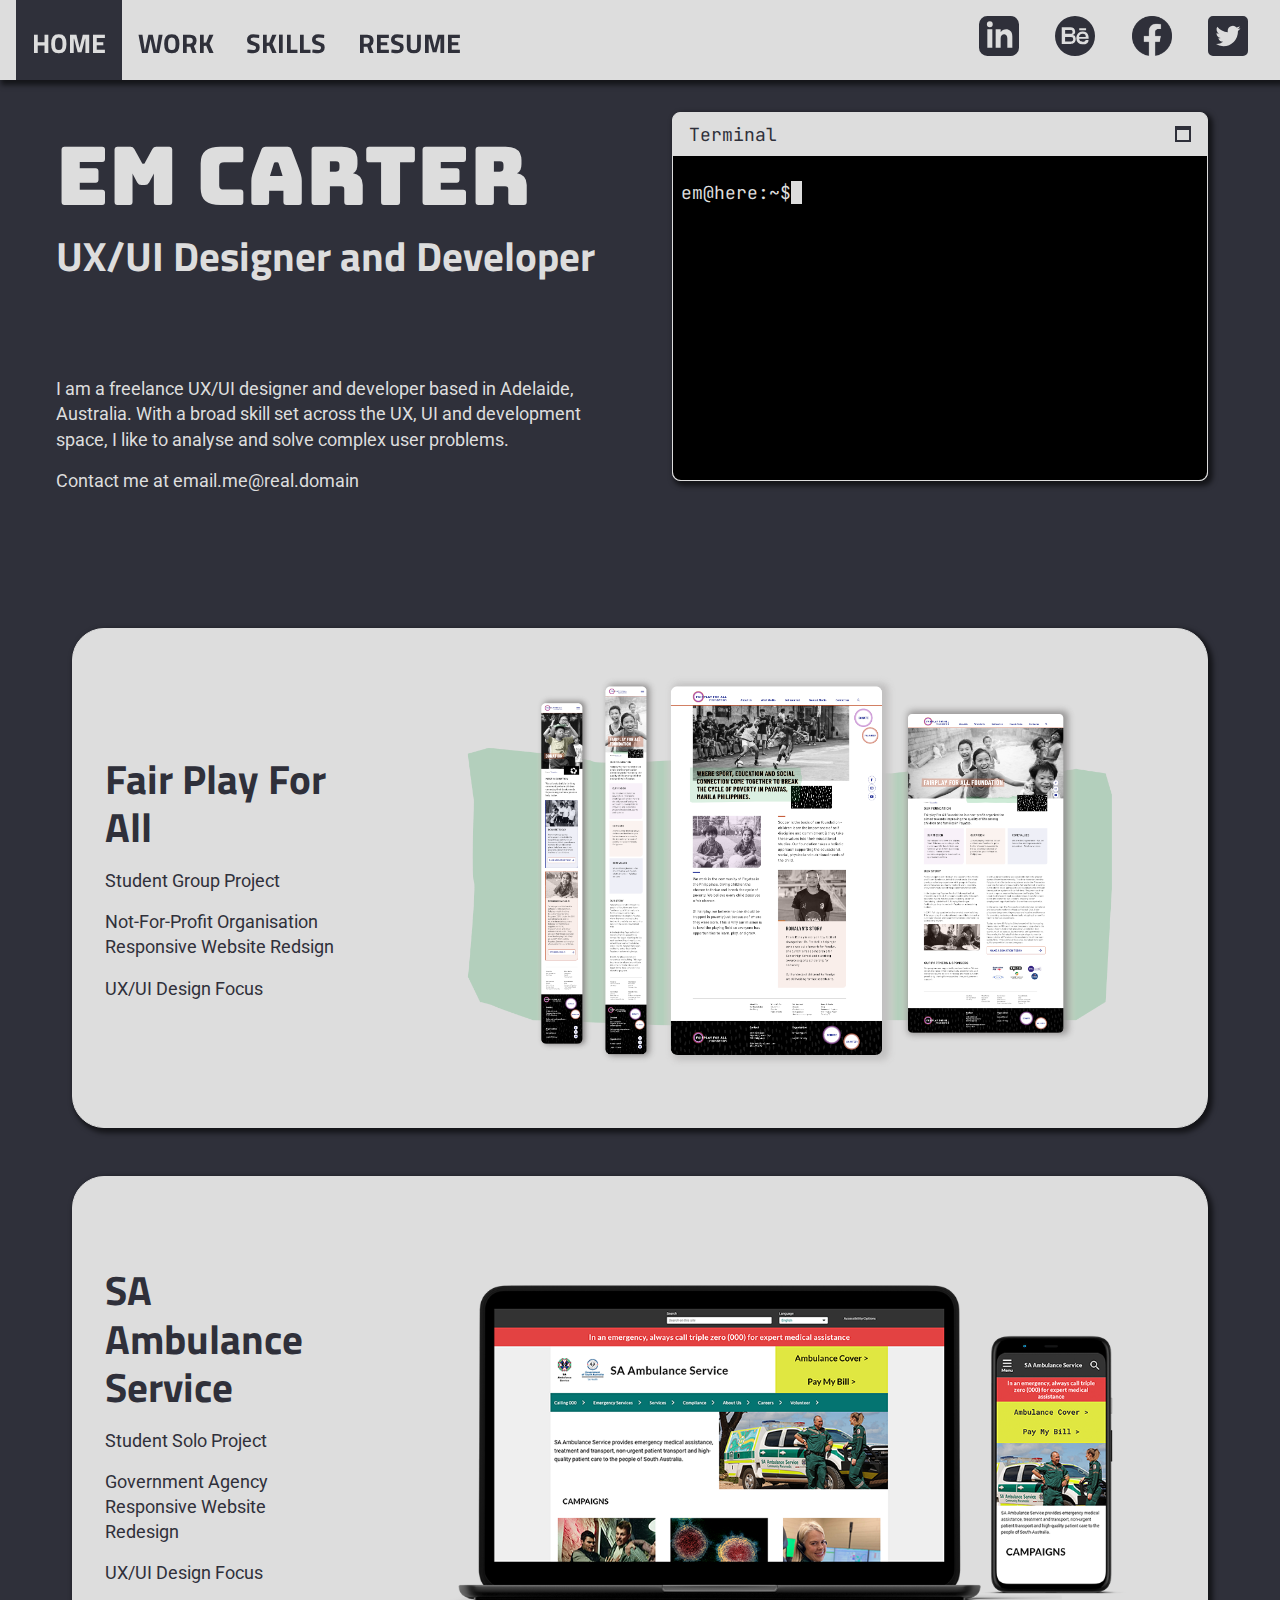
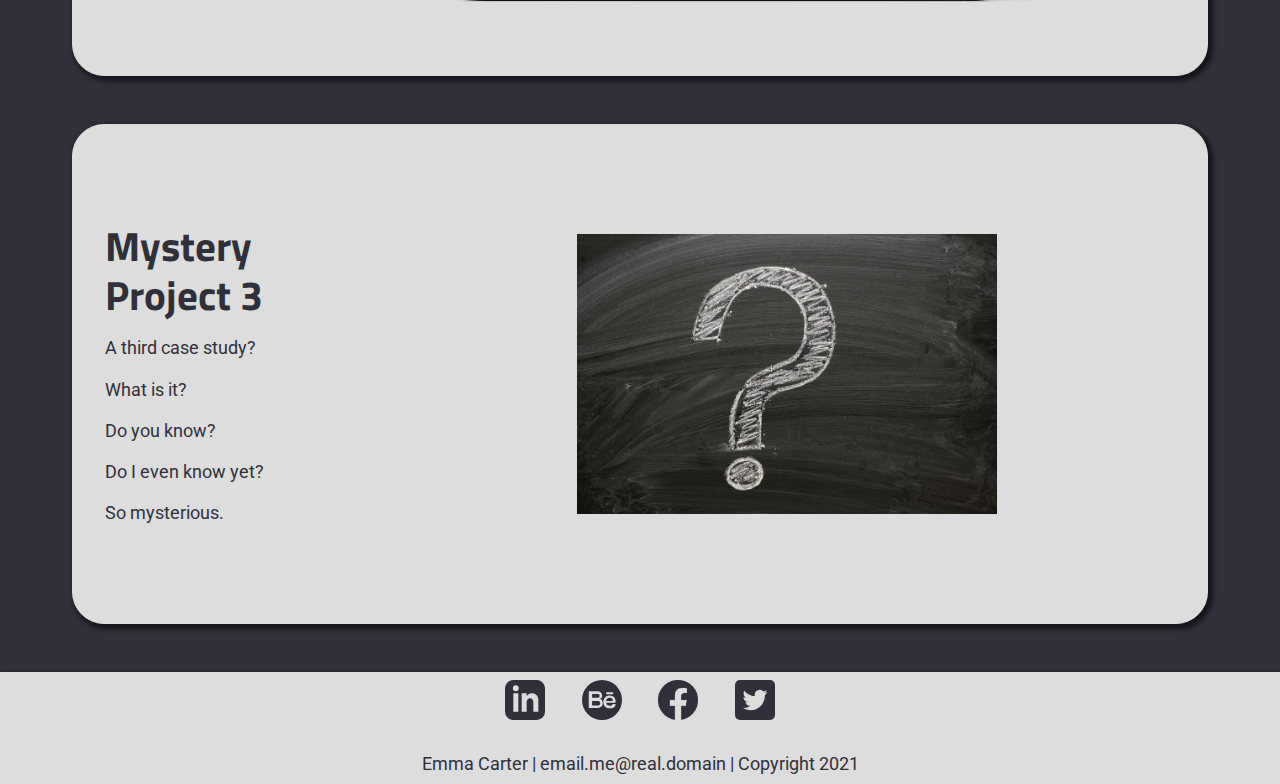
<file: index.html>
<!DOCTYPE html>
<html lang="en">
<head>
    <meta charset="UTF-8">
    <meta name="viewport" content="width=device-width, initial-scale=1.0">
    <meta name="description" content="Software Design and Development porfolio for Emma Carter, Adelaide, SA, Australia based developer and UX/UI designer.">
    <title>Em Carter</title>
    <link href="./styles/defaultStyle.css" rel="stylesheet" type="text/css">
    <link href="./styles/index.css" rel="stylesheet" type="text/css">
    <link rel="shortcut icon" type="image/x-icon" href="./favicon.ico" />
</head>
<body onload="typeThatConsole()">
    <nav>
        <div id="nav_menu">
            <div id="nav_home_button" class="nav_menu_button nav_menu_button_selected">
                <p><a id="scrollToTopLink" href="#">HOME</a></p>
            </div>
            <div id="nav_work_button" class="nav_menu_button nav_menu_button_active"> 
                <p><a href="#work">WORK</a></p>
            </div>
            <div id="nav_skills_button" class="nav_menu_button nav_menu_button_active">
                <p><a href="./skills.html">SKILLS</a></p>
            </div>
            <div id="nav_resume_button" class="nav_menu_button nav_menu_button_active">
                <p><a href="./documents/resume_public.pdf" type="application/pdf" target="_blank" rel="noopener noreferrer">RESUME</a></p>
            </div>
        </div>
        <div id="nav_social_links">
            <a href="https://www.linkedin.com/in/emma-carter-5a4094187/" target="_blank" rel="noopener noreferrer"><img class="social_link" src="./images/linked-in.svg" alt="LinkedIn"></a>
            <img class="social_link" src="./images/behance.svg" alt="Behance">
            <a href="https://www.facebook.com/EmTheUnreliable" target="_blank" rel="noopener noreferrer"><img class="social_link" src="./images/facebook.svg" alt="Facebook"></a>
            <a href="https://twitter.com/EmCMallet" target="_blank" rel="noopener noreferrer"><img class="social_link" src="./images/twitter.svg" alt="Twitter"></a>
        </div>
    </nav>
    <section id="hero_header">
        <div id="logo" class="about_me logo">
            <p>EM CARTER</p>
            <h2 id="tagline">UX/UI Designer and Developer</h2>
        </div>
        <div id="about_me_text" class="about_me">
            <p>I am a freelance UX/UI designer and developer based in Adelaide, Australia. With a broad skill set across the UX, UI and development space, I like to analyse and solve complex user problems. </p>
            <p>Contact me at email.me@real.domain</p>
        </div>
        <div id="hero_terminal_animation" >
            <div id="terminal_window">
                <div id="terminal_task_bar">
                    <div><p>Terminal<span id="interactive_mode_indicator"> (Interactive Mode On)</span></p></div>
                    <div id="min_max_button" class="max_button"></div>
                </div>
                <div id="terminal_render_area">
                    <p id="terminal_text">em@here:~$<span id="text_block_1"></span><span id="text_block_2" class="accent3"></span><span id="text_block_3"></span><span id="typed_text"></span><span id="cursor">&nbsp;</span></p>
                </div>
            </div>
            <div id="terminal_instructions"><p>Type 'help' and press enter to get started with the interactive terminal.</p></div>
        </div>
        <div id="grid_spacer"></div>
    </section>
    <section id="work">
        <a href="case_studies/fpfa.html" class="porfolio_link">
            <div class="portfolio_link_container" id="fpfa_container">
                <div class="portfolio_details">
                    <h2>Fair Play For All</h2>
                    <p>Student Group Project</p>
                    <p>Not-For-Profit Organisation Responsive Website Redsign</p>
                    <p>UX/UI Design Focus</p>
                </div>
                <div class="portfolio_pretty_picture"></div>
            </div>
        </a>
        <a href="case_studies/saas.html" class="porfolio_link">
            <div class="portfolio_link_container" id="saas_container">
                <div class="portfolio_details">
                    <h2>SA Ambulance Service</h2>
                    <p>Student Solo Project</p>
                    <p>Government Agency Responsive Website Redesign</p>
                    <p>UX/UI Design Focus</p>
                </div>
                <div class="portfolio_pretty_picture"></div>
            </div>
        </a>
        <div class="portfolio_link_container" id="terminal_game_container">
            <div class="portfolio_details">
                <h2>Mystery Project 3</h2>
                <p>A third case study?</p>
                <p>What is it?</p>
                <p>Do you know?</p>
                <p>Do I even know yet?</p>
                <p>So mysterious.</p>
            </div>
            <div class="portfolio_pretty_picture"></div>
        </div>
    </section>
    <footer>
        <div id="footer_social_links">
            <a href="https://www.linkedin.com/in/emma-carter-5a4094187/" target="_blank" rel="noopener noreferrer"><img class="social_link" src="./images/linked-in.svg" alt="LinkedIn"></a>
            <img class="social_link" src="./images/behance.svg" alt="Behance">
            <a href="https://www.facebook.com/EmTheUnreliable"><img class="social_link" src="./images/facebook.svg" alt="Facebook"></a>
            <a href="https://twitter.com/EmCMallet" target="_blank" rel="noopener noreferrer"><img class="social_link" src="./images/twitter.svg" alt="Twitter"></a>
        </div>
        <div id="footer_identity">
            <p>Emma Carter | email.me@real.domain | Copyright 2021</p>
        </div>
    </footer>
    <script src="https://code.jquery.com/jquery-3.5.1.js" integrity="sha256-QWo7LDvxbWT2tbbQ97B53yJnYU3WhH/C8ycbRAkjPDc=" crossorigin="anonymous"></script>
    <script src="./scripts/index.js" ></script>
</body>
</html>
</file>
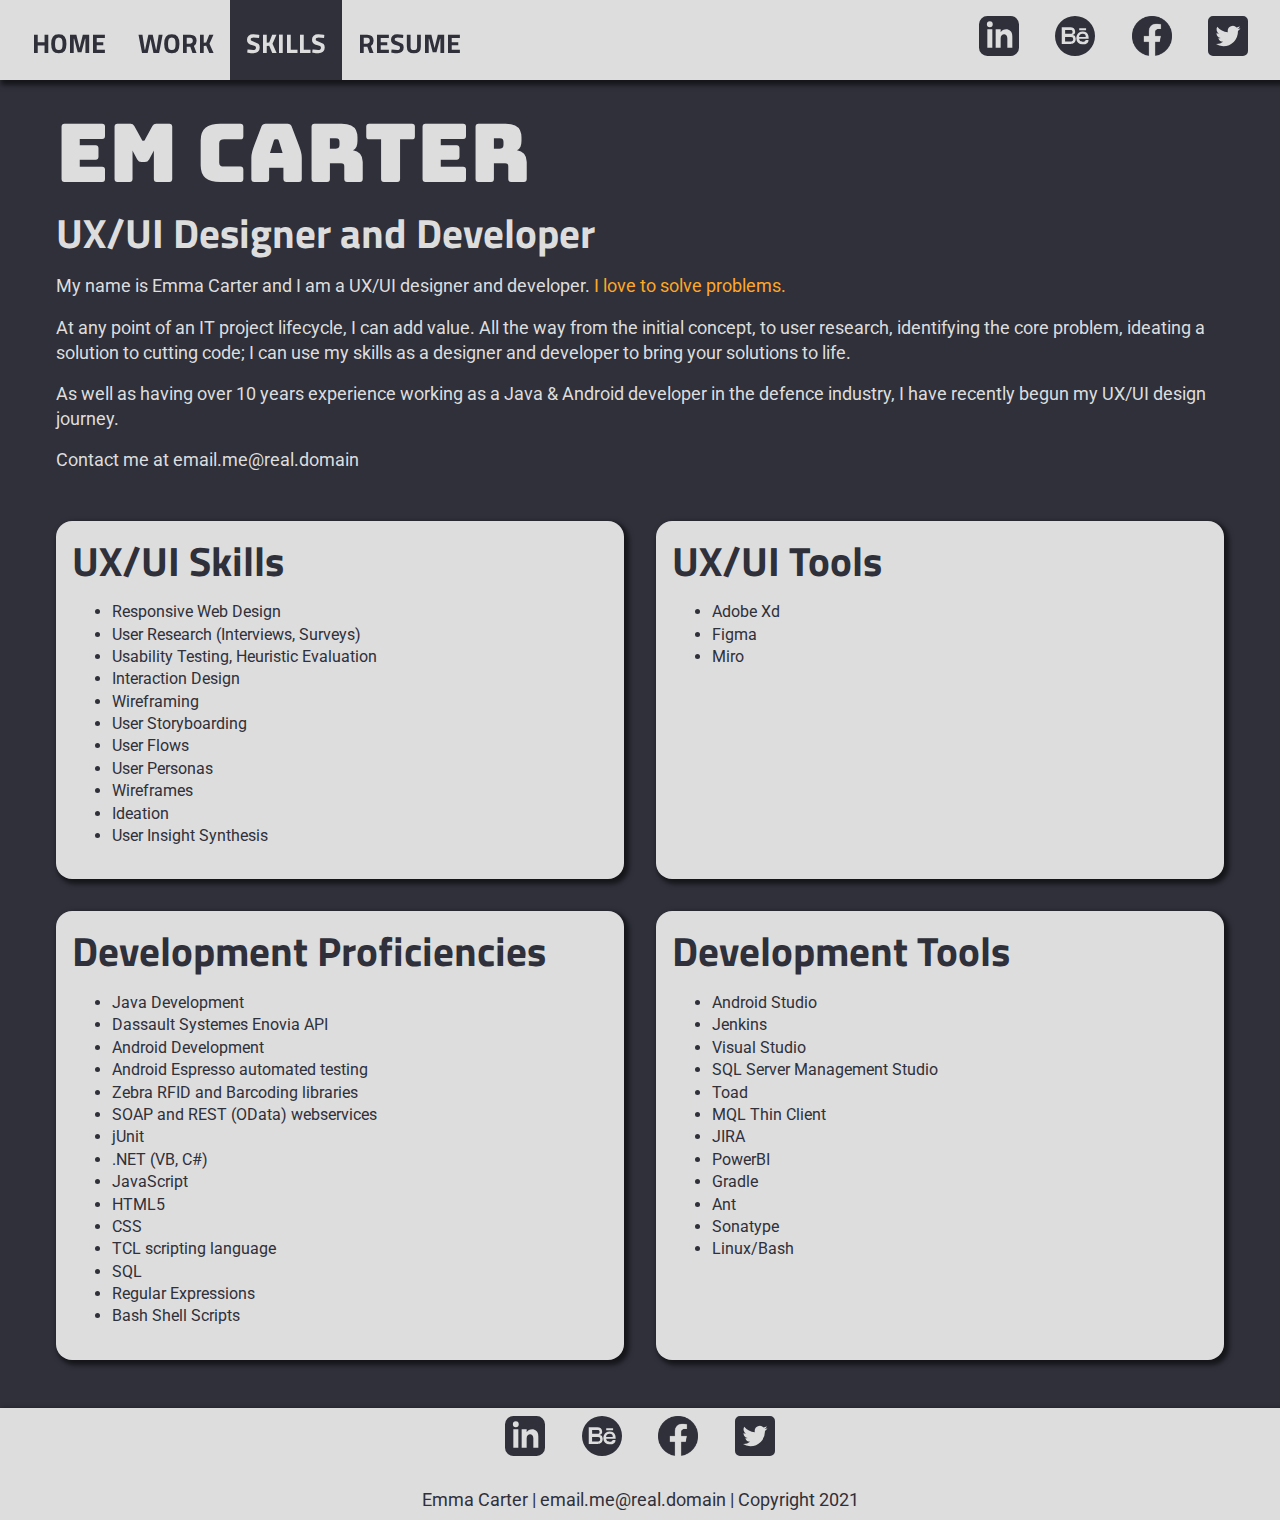
<file: skills.html>
<!DOCTYPE html>
<html lang="en">
<head>
    <meta charset="UTF-8">
    <meta name="viewport" content="width=device-width, initial-scale=1.0">
    <meta name="description" content="Software Design and Development porfolio for Emma Carter, Adelaide, SA, Australia based developer and UX/UI designer, skills page">
    <title>Em Carter: Skills</title>
    <link href="./styles/defaultStyle.css" rel="stylesheet" type="text/css">
    <link href="./styles/skills.css" rel="stylesheet" type="text/css">
    <link rel="shortcut icon" type="image/x-icon" href="./favicon.ico">
</head>
<body>
    <nav>
        <div id="nav_menu">
            <div id="nav_home_button" class="nav_menu_button nav_menu_button_active">
                <p><a href="./index.html">HOME</a></p>
            </div>
            <div id="nav_work_button" class="nav_menu_button nav_menu_button_active"> 
                <p><a href="./index.html#work">WORK</a></p>
            </div>
            <div id="nav_skills_button" class="nav_menu_button nav_menu_button_selected">
                <p>SKILLS</p>
            </div>
            <div id="nav_resume_button" class="nav_menu_button nav_menu_button_active">
                <p><a href="./documents/resume_public.pdf" type="application/pdf" target="_blank" rel="noopener noreferrer">RESUME</a></p>
            </div>
        </div>
        <div id="nav_social_links">
            <a href="https://www.linkedin.com/in/emma-carter-5a4094187/" target="_blank" rel="noopener noreferrer"><img class="social_link" src="./images/linked-in.svg" alt="LinkedIn"></a>
            <img class="social_link" src="./images/behance.svg" alt="Behance">
            <a href="https://www.facebook.com/EmTheUnreliable" target="_blank" rel="noopener noreferrer"><img class="social_link" src="./images/facebook.svg" alt="Facebook" ></a>
            <a href="https://twitter.com/EmCMallet" target="_blank" rel="noopener noreferrer"><img class="social_link" src="./images/twitter.svg" alt="Twitter"></a>
        </div>
    </nav>
    <section id="hero_header">
        <div id="logo" >
            <p>EM CARTER</p>
        </div>
        <div>
            <h2 id="tagline">UX/UI Designer and Developer</h2>
        </div>
        <div>
            <p>My name is Emma Carter and I am a UX/UI designer and developer.<span class="highlighted_text"> I love to solve problems.</span></p>
        </div>
        <div>
            <p>At any point of an IT project lifecycle, I can add value. All the way from the initial concept, to user research, identifying the core problem, ideating a solution to cutting code; I can use my skills as a designer and developer to bring your solutions to life.</p>
        </div>
        <div>
            <p>As well as having over 10 years experience working as a Java & Android developer in the defence industry, I have recently begun my UX/UI design journey.</p>
        </div>
        <div>
            <p>Contact me at email.me@real.domain</p>
        </div>
    </section>
    <section id="my_skills">
        <div class="skill_block" id="uxui_skills">
            <h2>UX/UI Skills</h2>
            <p>
                <ul>
                    <li>Responsive Web Design</li>
                    <li>User Research (Interviews, Surveys)</li>
                    <li>Usability Testing, Heuristic Evaluation</li>
                    <li>Interaction Design</li>
                    <li>Wireframing</li>
                    <li>User Storyboarding</li>
                    <li>User Flows</li>
                    <li>User Personas</li>
                    <li>Wireframes</li>
                    <li>Ideation</li>
                    <li>User Insight Synthesis</li>
                </ul>
            </p>
        </div>
        <div class="skill_block" id="uxui_tools">
            <h2>UX/UI Tools</h2>
            <p>
                <ul>
                    <li>Adobe Xd</li>
                    <li>Figma</li>
                    <li>Miro</li>
                </ul>
            </p>
        </div>
        <div class="skill_block" id="tech_skills">
            <h2>Development Proficiencies</h2>
            <p>
                <ul>
                    <li>Java Development</li>
                    <li>Dassault Systemes Enovia API</li>
                    <li>Android Development</li>
                    <li>Android Espresso automated testing</li>
                    <li>Zebra RFID and Barcoding libraries</li>
                    <li>SOAP and REST (OData) webservices</li>
                    <li>jUnit</li>
                    <li>.NET (VB, C#)</li>
                    <li>JavaScript</li>
                    <li>HTML5</li>
                    <li>CSS</li>
                    <li>TCL scripting language</li>
                    <li>SQL</li>
                    <li>Regular Expressions</li>
                    <li>Bash Shell Scripts</li>
                </ul>
            </p>
        </div>
        <div class="skill_block" id="tech_tools">
            <h2>Development Tools</h2>
            <p>
                <ul>
                    <li>Android Studio</li>
                    <li>Jenkins</li>
                    <li>Visual Studio</li>
                    <li>SQL Server Management Studio</li>
                    <li>Toad</li>
                    <li>MQL Thin Client</li>
                    <li>JIRA</li>
                    <li>PowerBI</li>
                    <li>Gradle</li>
                    <li>Ant</li>
                    <li>Sonatype</li>
                    <li>Linux/Bash</li>
                </ul>
            </p>
        </div>
    </section>
    <footer>
        <div id="footer_social_links">
            <a href="https://www.linkedin.com/in/emma-carter-5a4094187/" target="_blank" rel="noopener noreferrer"><img class="social_link" src="./images/linked-in.svg" alt="LinkedIn"></a>
            <img class="social_link" src="./images/behance.svg" alt="Behance">
            <a href="https://www.facebook.com/EmTheUnreliable"><img class="social_link" src="./images/facebook.svg" alt="Facebook"></a>
            <a href="https://twitter.com/EmCMallet" target="_blank" rel="noopener noreferrer"><img class="social_link" src="./images/twitter.svg" alt="Twitter"></a>
        </div>
        <div id="footer_identity">
            <p>Emma Carter | email.me@real.domain | Copyright 2021</p>
        </div>
    </footer>
</body>
</html>
</file>
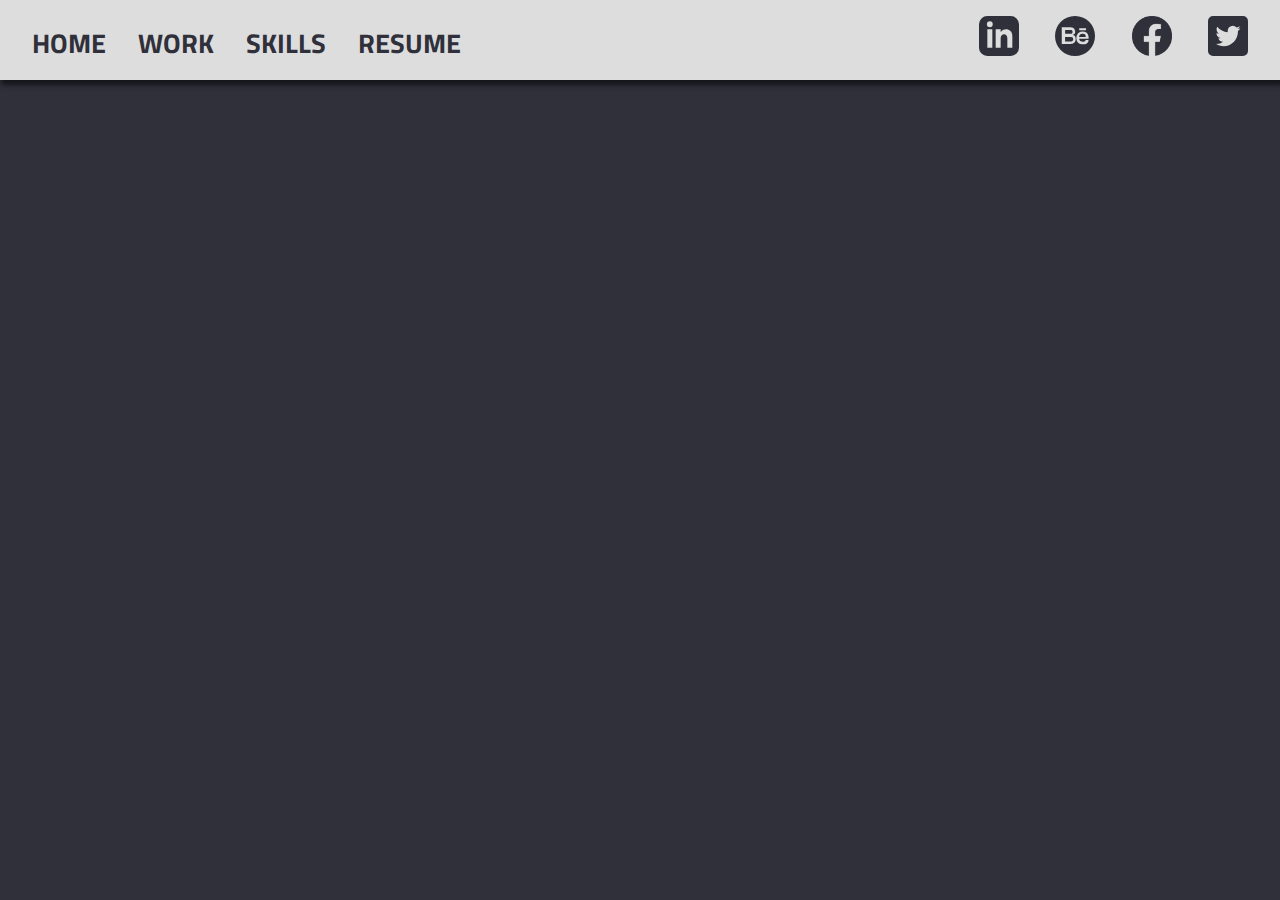
<file: case_studies/fpfa.html>
<!DOCTYPE html>
<html lang="en">
<head>
    <meta charset="UTF-8">
    <meta http-equiv="X-UA-Compatible" content="IE=edge">
    <meta name="viewport" content="width=device-width, initial-scale=1.0">
    <meta name="description" content="Software Design and Development porfolio for Emma Carter, Adelaide, SA, Australia based developer and UX/UI designer, case study page">
    <title>Em Carter: FPFA Foundation Case Study</title>
    <link href="../styles/defaultStyle.css" rel="stylesheet" type="text/css">
    <link rel="shortcut icon" type="image/x-icon" href="../favicon.ico">
</head>
<body>
    <nav>
        <div id="nav_menu">
            <div id="nav_home_button" class="nav_menu_button nav_menu_button_active">
                <p><a href="../index.html">HOME</a></p>
            </div>
            <div id="nav_work_button" class="nav_menu_button nav_menu_button_active"> 
                <p><a href="../index.html#work">WORK</a></p>
            </div>
            <div id="nav_skills_button" class="nav_menu_button nav_menu_button_active">
                <p><a href="../skills.html">SKILLS</a></p>
            </div>
            <div id="nav_resume_button" class="nav_menu_button nav_menu_button_active">
                <p><a href="../documents/resume_public.pdf" type="application/pdf" target="_blank" rel="noopener noreferrer">RESUME</a></p>
            </div>
        </div>
        <div id="nav_social_links">
            <a href="https://www.linkedin.com/in/emma-carter-5a4094187/" target="_blank" rel="noopener noreferrer"><img class="social_link" src="../images/linked-in.svg" alt="LinkedIn"></a>
            <img class="social_link" src="../images/behance.svg" alt="Behance">
            <a href="https://www.facebook.com/EmTheUnreliable" target="_blank" rel="noopener noreferrer"><img class="social_link" src="../images/facebook.svg" alt="Facebook" ></a>
            <a href="https://twitter.com/EmCMallet" target="_blank" rel="noopener noreferrer"><img class="social_link" src="../images/twitter.svg" alt="Twitter"></a>
        </div>
    </nav>
</body>
</html>
</file>
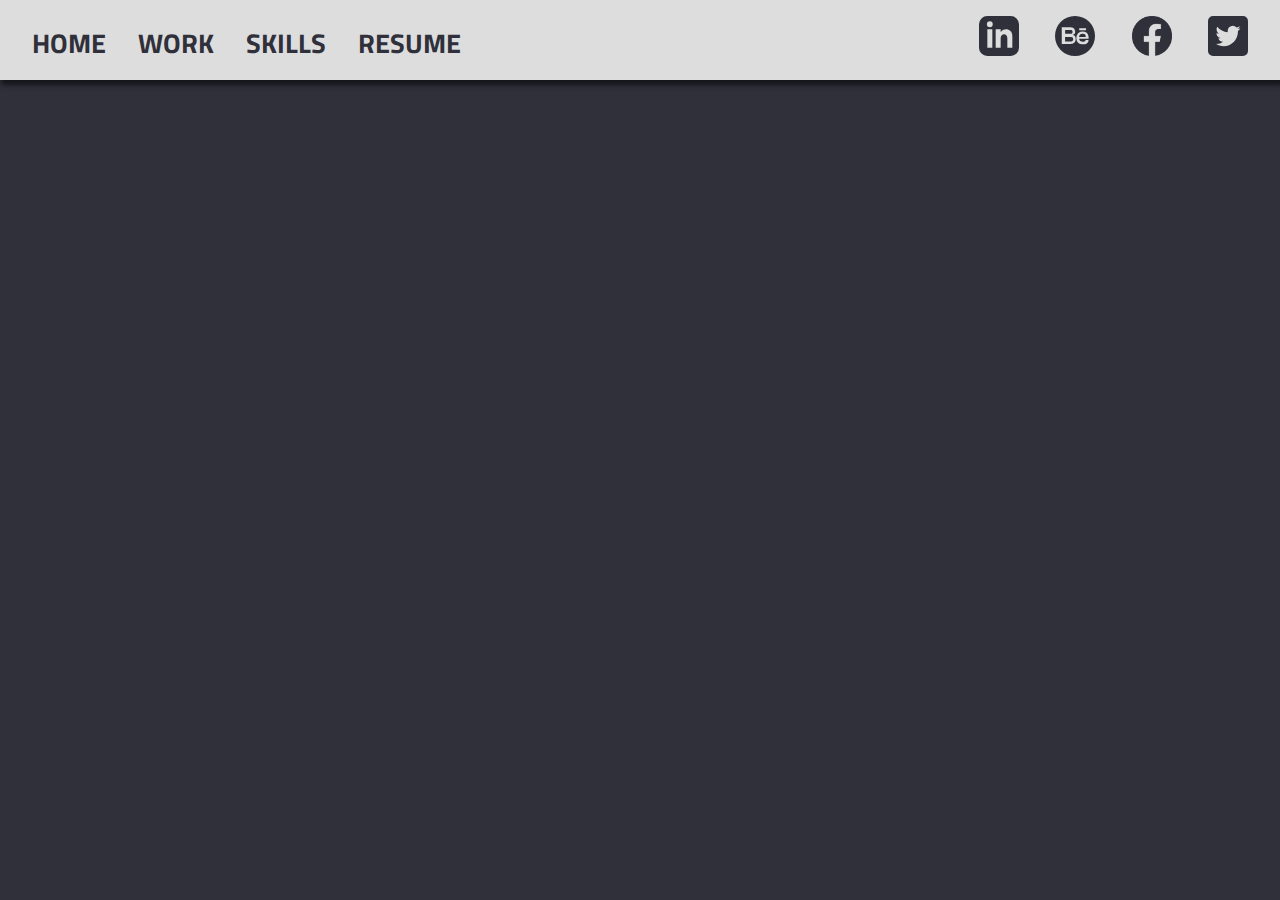
<file: case_studies/saas.html>
<!DOCTYPE html>
<html lang="en">
<head>
    <meta charset="UTF-8">
    <meta http-equiv="X-UA-Compatible" content="IE=edge">
    <meta name="viewport" content="width=device-width, initial-scale=1.0">
    <meta name="description" content="Software Design and Development porfolio for Emma Carter, Adelaide, SA, Australia based developer and UX/UI designer, case study page">
    <title>Em Carter: SAAS Case Study</title>
    <link href="../styles/defaultStyle.css" rel="stylesheet" type="text/css">
    <link rel="shortcut icon" type="image/x-icon" href="../favicon.ico">
</head>
<body>
    <nav>
        <div id="nav_menu">
            <div id="nav_home_button" class="nav_menu_button nav_menu_button_active">
                <p><a href="../index.html">HOME</a></p>
            </div>
            <div id="nav_work_button" class="nav_menu_button nav_menu_button_active"> 
                <p><a href="../index.html#work">WORK</a></p>
            </div>
            <div id="nav_skills_button" class="nav_menu_button nav_menu_button_active">
                <p><a href="../skills.html">SKILLS</a></p>
            </div>
            <div id="nav_resume_button" class="nav_menu_button nav_menu_button_active">
                <p><a href="../documents/resume_public.pdf" type="application/pdf" target="_blank" rel="noopener noreferrer">RESUME</a></p>
            </div>
        </div>
        <div id="nav_social_links">
            <a href="https://www.linkedin.com/in/emma-carter-5a4094187/" target="_blank" rel="noopener noreferrer"><img class="social_link" src="../images/linked-in.svg" alt="LinkedIn"></a>
            <img class="social_link" src="../images/behance.svg" alt="Behance">
            <a href="https://www.facebook.com/EmTheUnreliable" target="_blank" rel="noopener noreferrer"><img class="social_link" src="../images/facebook.svg" alt="Facebook" ></a>
            <a href="https://twitter.com/EmCMallet" target="_blank" rel="noopener noreferrer"><img class="social_link" src="../images/twitter.svg" alt="Twitter"></a>
        </div>
    </nav>
</body>
</html>
</file>
<file: styles/defaultStyle.css>
/*  Imports */
@import url('https://fonts.googleapis.com/css2?family=Bungee&display=swap');
@import url('https://fonts.googleapis.com/css2?family=Roboto:wght@400;700&display=swap');
@import url('https://fonts.googleapis.com/css2?family=Titillium+Web:wght@700&display=swap');

/*  Variables */
:root{
    /* Spacers - I really like this concept! */
    --sp1: 8px;
    --sp2: 16px;
    --sp3: 32px;
    --sp4: 48px;    /* oh! half powers! */
    --sp5: 64px;

    /* Colours */
    --surface-color: #2F303A;
    --primary-color: #DDDDDD;
    --logo-color: #FFFFFF;
    --accent-1-color: #01579B;
    --accent-2-color: #1E88E5;
    --accent-3-color: #ffa726;
    --error-color: #B00020;

    --base-font-size: 18px;

    --content-width: 1200px;
    --nav-width:100%;

    --default-drop-shadow: 3px 3px 5px 2px rgba(0,0,0,0.57);
}

/*  Common Styles */
* {
    box-sizing: border-box;
    margin: 0px;
}

html {
    scroll-behavior: smooth;
}

body {
    margin: 0px;
    background-color: var(--surface-color);
    color: var(--primary-color);
    font-size: var(--base-font-size);
    line-height: 1.4;
    display: flex;
    flex-direction: column;
    align-items: center;
}

h1 {
    font-size: 3em;
    font-family: 'Titillium Web', sans-serif;
    font-weight: 700;
}

h2 {
    font-size: 2.25em;
    font-family: 'Titillium Web', sans-serif;
    font-weight: 700;
    line-height: 1.2em;
}

h3 {
    font-size: 1.5em;
    font-family: 'Titillium Web', sans-serif;
    font-weight: 700;
}

p {
    font-family: 'Roboto', sans-serif;
    margin-top: var(--sp2);
}

li {
    font-family: 'Roboto', sans-serif;
    font-size: 1rem;
}

nav {
    color: var(--surface-color);
    background-color: var(--primary-color);
    display: flex;
    justify-content: space-between;
    align-items: center;
    width: var(--nav-width); 
    padding: 0px var(--sp2);
    position: sticky;
    top: 0;
    box-shadow: var(--default-drop-shadow);
}

nav p {
    font-family: 'Titillium Web', sans-serif;
    font-size: 1.5em;
    font-weight: 700;
}

div {
    margin: 0px;
    padding: 0px;
}

footer {
    color: var(--surface-color);
    background-color: var(--primary-color);
    display: flex;
    flex-direction: column;
    align-items: center;
    bottom: 0;
    width: var(--nav-width);
    box-shadow: var(--default-drop-shadow);
}

/* Classes */

.debug-ln {
    border: 1px solid red;
}

.social_link {
    height: 40px;
    margin: var(--sp1) var(--sp2);
}

.nav_menu_button {
    padding: var(--sp1) var(--sp2);
    border-bottom: 10px solid var(--primary-color);
}

.nav_menu_button_selected {
    background-color: var(--surface-color);
    border-bottom: 10px solid var(--surface-color);
}

.nav_menu_button_selected p {
    color: var(--primary-color);
}

.nav_menu_button a {
    color: inherit;
    text-decoration: none;
}

.nav_menu_button_active:hover {
    border-bottom: 10px solid var(--surface-color);
}

/* Ids */
#logo p {
    font-family: 'Bungee', sans-serif;
    font-size: 4.5em;
    line-height: 1.0em;
}

#nav_menu {
    display: flex;
    align-items: center;
}

#footer_identity {
    margin: 0 var(--sp2) var(--sp1) var(--sp2);
    text-align: center;
}

#nav_social_links {
    transition: ease-in-out all 0.2s;
}

#tagline {
    margin-top: var(--sp2);
}

@media only screen and (max-width: 800px) {
    #nav_social_links {
        display: none;
    }
}

@media only screen and (max-width: 600px) {
    #nav_social_links {
        display: none;
    }

    nav p {
        font-size: 1.1em;
    }
    
}
</file>
<file: styles/index.css>
@import url('https://fonts.googleapis.com/css2?family=JetBrains+Mono&display=swap');

/* Classes */
.portfolio_link_container {
    border: 1px solid var(--primary-color);
    height: 500px;
    margin: var(--sp4) var(--sp3);
    border-radius: var(--sp3);
    background-color: var(--primary-color);
    display: flex;
    flex-direction: row;
    justify-content: flex-end;
    align-items: center;
    box-shadow: var(--default-drop-shadow);
}

.porfolio_link {
    color: inherit;
    text-decoration: none;
}

.portfolio_details {
    padding: var(--sp3);
    width: 33%;
    height: min-content;
}

.portfolio_details h2,.portfolio_details p {
    color: var(--surface-color);
}

.portfolio_pretty_picture {
    height: 100%;
    width: 100%;
    border-radius: 0 var(--sp3) var(--sp3) 0 ;
}

.accent3 {
    color: var(--accent-3-color);
}

.about_me {
    padding: var(--sp2);
}

/* Ids */

#hero_header {
    display: grid;
    grid-template-columns: 1fr 1fr;
    grid-template-rows: max-content max-content auto;
    width: var(--content-width);
    align-items: center;
    align-content: center;
    grid-template-areas: 'logo hero_terminal_animation'
                        'about_me_text hero_terminal_animation'
                        'grid_spacer hero_terminal_animation';
    transition: ease-in-out all 0.2s;
}

#logo {
    grid-area: logo;
}

#about_me_text {
    grid-area: about_me_text;
}

#hero_terminal_animation {
    grid-area: hero_terminal_animation;
    padding: var(--sp3);
    display: flex;
    flex-direction: column;
    justify-content: center;
    align-items: center;
    height: 500px;
}

#hero_terminal_animation.modal_terminal {
    position: fixed;
    z-index: 100;
    left: 0;
    top: 0;
    width: 100%;
    height: 100%;
    background-color: rgba(0,0,0,0.6);
}

.modal_terminal #terminal_instructions {
    display: none;
}

#work {
    width: var(--content-width);
}

#fpfa_container .portfolio_pretty_picture {
    background-image: url("../images/FP_Cover1_transparency2.png");
    background-repeat: no-repeat;
    background-position: center;
    background-size: 100%;
}

#saas_container .portfolio_pretty_picture {
    background-image: url("../images/SAAS_TitleCard.png");
    background-repeat: no-repeat;
    background-position: center;
    background-size: 100%;
}

#terminal_game_container .portfolio_pretty_picture {
    background-image: url("../images/question-mark-on-chalkboard.jpg");
    background-repeat: no-repeat;
    background-position: center center;
    background-size: 50%;
}

#terminal_window {
    background-color: var(--primary-color);
    border: 1px solid var(--primary-color);
    border-radius: var(--sp1);
    width: 100%;
    height: 100%;
    display: grid;
    grid-template-columns: 1fr;
    grid-template-rows: min-content auto;
    box-shadow: var(--default-drop-shadow);
}

#terminal_task_bar {
    color: var(--surface-color);
    width: 100%;
    padding: 0px var(--sp2);
    display: flex;
    justify-content: space-between;
    align-items: center;
}

#terminal_task_bar p {
    font-family: 'JetBrains Mono', monospace;
    text-align: left;
    margin-block: 0.5em;
}

#terminal_render_area {
    background-color: black;
    width: 100%;
    border-radius: 0px 0px var(--sp1) var(--sp1);
    padding: var(--sp1);
    overflow-y: auto;
}

#terminal_render_area p {
    font-family: 'JetBrains Mono', monospace;
    text-align: left;
}

#terminal_instructions p {
    opacity: 0%;
}

#min_max_button {
    background-color: var(--primary-color);
    width: var(--sp2);
    height: var(--sp2);
    margin: var(--sp1) 0 var(--sp1) 0;
    cursor: pointer; 
}

#min_max_button.max_button {
    border-top: 4px solid var(--surface-color);
    border-left: 2px solid var(--surface-color);
    border-bottom: 2px solid var(--surface-color);
    border-right: 2px solid var(--surface-color);
}

#min_max_button.min_button {
    border-top: 4px solid var(--surface-color);
}

/* A little bit of inspiration from https://www.codesdope.com/blog/article/creating-typewriter-text-animation-using-css/ */
#cursor {
    background-color: var(--primary-color);

    animation: animated-cursor 800ms cubic-bezier(1,0,0,1) infinite;
}

#interactive_mode_indicator {
    display: none;
    color: var(--accent-2-color);
}

@keyframes animated-cursor {
    from {
        background-color: var(--primary-color);
    }
    to {
        background-color: var(--surface-color);
    }
}

/* This is actually where I want to use var(--content-width) but apparently you can't use variables inside media queries (yet...) */
@media only screen and (max-width: 1200px) {
    #hero_header {
        width: 100%;
    }

    #work {
        width: 100%;
    }
}

@media only screen and (max-width: 800px) {

    #hero_header {
        grid-template-columns: 1fr;
        width: 100%;
        align-items: center;
        align-content: center;
        grid-template-areas: 'logo'
                            'hero_terminal_animation'
                            'about_me_text';
    }

    #hero_terminal_animation {
        padding: var(--sp2);
    }

    #terminal_instructions > p{
        display: none;
    }

    #work {
        width: var(100%);
    }

    #grid_spacer {
        display: none;
    }

    .portfolio_link_container {
        flex-direction: column;
    }

    .portfolio_details {
        width: 100%;
        height: auto;
        order: 2
    }
}
</file>
<file: styles/skills.css>
/* Classes */

.skill_block {
    padding: var(--sp2);
    background-color: var(--primary-color);
    color: var(--surface-color);
    box-shadow: var(--default-drop-shadow);
    border-radius: var(--sp2);
}

.highlighted_text {
    color: var(--accent-3-color);
}

/* Ids */

#hero_header {
    width: var(--content-width);
    padding: var(--sp2);
}

#my_skills {
    display: grid;
    grid-template-columns: 1fr 1fr;
    grid-template-rows: auto auto;
    width: var(--content-width);
    margin-top: var(--sp2);
    margin-bottom: var(--sp3);
    padding: var(--sp2);
    grid-gap: var(--sp3);
}

/* This is actually where I want to use var(--content-width) but apparently you can't use variables inside media queries (yet...) */
@media only screen and (max-width: 1200px) {
    #hero_header {
        width: 100%;
    }

    #my_skills {
        width: 100%;
    }
}

@media only screen and (max-width: 600px) {
    #hero_header {
        width: 100%;
    }

    #my_skills {
        width: 100%;
        grid-template-columns: auto;
        grid-template-rows: auto auto auto auto;
    }
}
</file>
